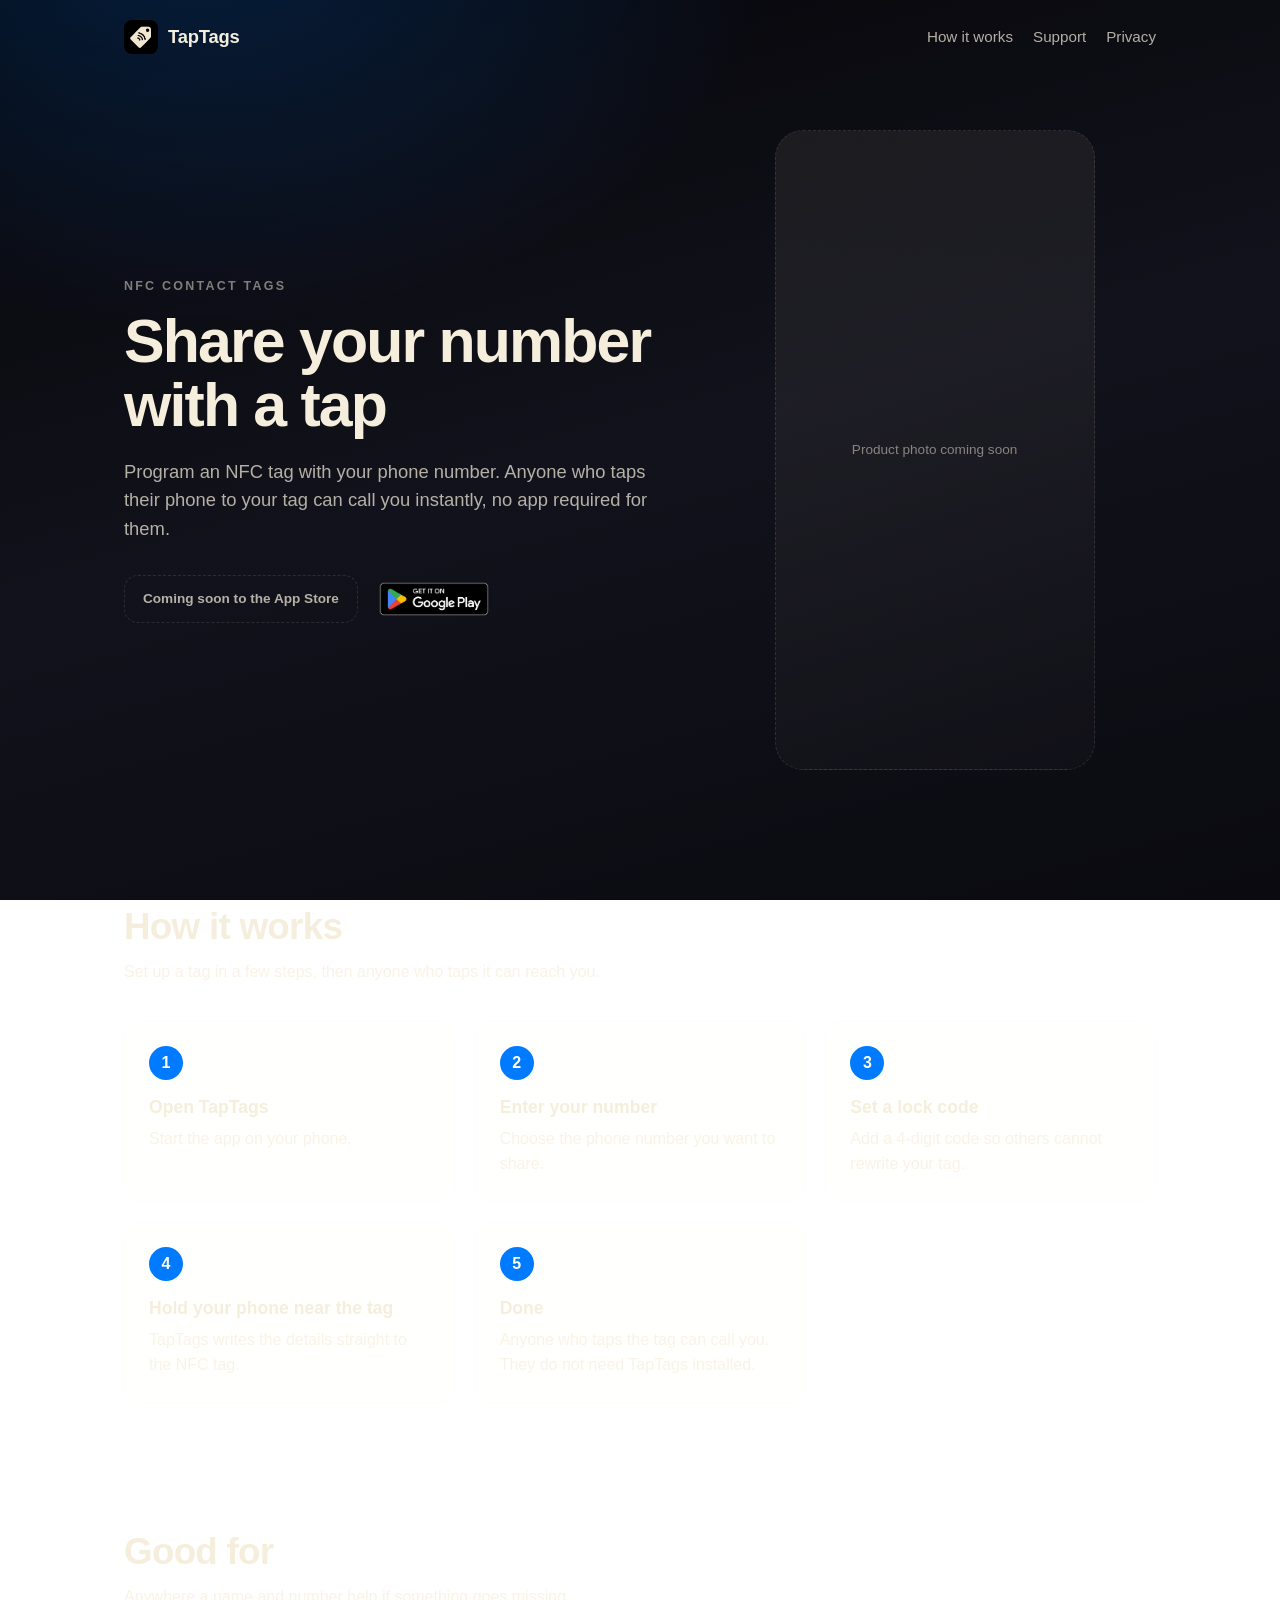
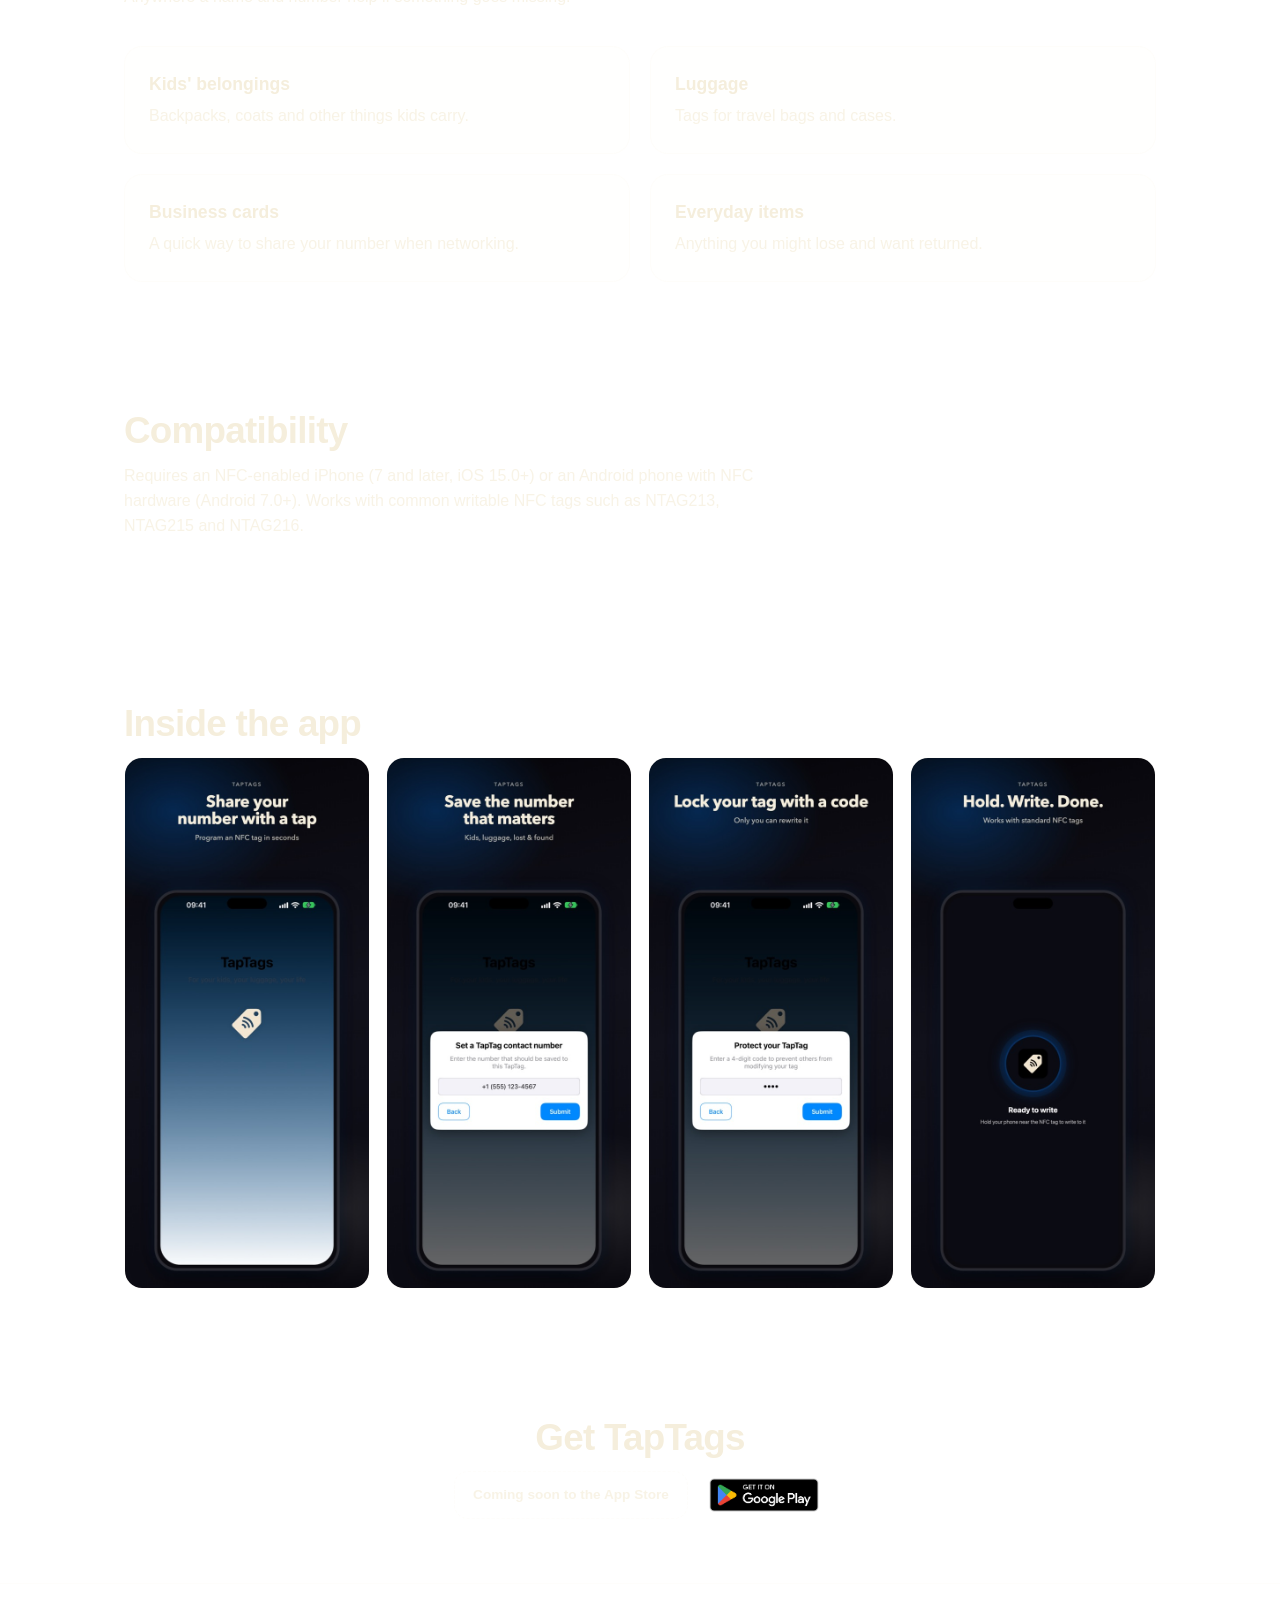
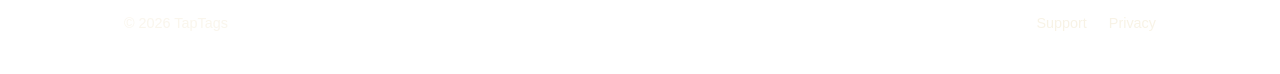
<file: index.html>
<!DOCTYPE html>
<html lang="en-GB">
<head>
<meta charset="UTF-8">
<meta name="viewport" content="width=device-width, initial-scale=1">
<title>TapTags - share your number with a tap</title>
<meta name="description" content="TapTags programs NFC tags with your phone number, so anyone who taps their phone to your tag can call you instantly.">
<link rel="icon" href="/assets/img/favicon-32.png" sizes="32x32">
<link rel="apple-touch-icon" href="/assets/img/apple-touch-icon.png">
<link rel="stylesheet" href="/assets/style.css">
<meta property="og:title" content="TapTags">
<meta property="og:description" content="Share your number with a tap. Program an NFC tag with your phone number, no app required for the person tapping it.">
<meta property="og:image" content="/assets/img/og-1024x500.jpg">
<meta property="og:type" content="website">
</head>
<body>
<header class="site-header">
  <div class="wrap">
    <a class="brand" href="/"><img src="/assets/img/icon-512.png" alt=""><span>TapTags</span></a>
    <nav class="nav">
      <a href="/#how"><span class="nav-full">How it works</span><span class="nav-short">How</span></a>
      <a href="/support">Support</a>
      <a href="/privacy">Privacy</a>
    </nav>
  </div>
</header>

<main>
  <section class="hero">
    <div class="wrap">
      <div class="hero-copy">
        <p class="eyebrow">NFC contact tags</p>
        <h1>Share your number with a tap</h1>
        <p class="lede">Program an NFC tag with your phone number. Anyone who taps their phone to your tag can call you instantly, no app required for them.</p>
        <div class="stores">
          <a class="store-btn" data-store="ios" href="/ios">
            <img class="badge-img" src="/assets/img/badges/app-store-badge.svg" alt="Download on the App Store">
          </a>
          <a class="store-btn secondary" data-store="android" href="/android">
            <img class="badge-img" src="/assets/img/badges/google-play-badge.png" alt="Get it on Google Play">
          </a>
        </div>
      </div>
      <div class="hero-shot">
        <!-- Product photo coming soon. Drop in assets/img/hero.webp (or
             hero.png) for desktop and assets/img/hero-mobile.webp (or
             hero-mobile.png) for mobile, matching this slot. -->
        <div class="hero-placeholder" aria-hidden="true">Product photo coming soon</div>
      </div>
    </div>
  </section>

  <section id="how">
    <div class="wrap">
      <h2>How it works</h2>
      <p class="section-lede">Set up a tag in a few steps, then anyone who taps it can reach you.</p>
      <ol class="steps">
        <li class="card">
          <h3>Open TapTags</h3>
          <p>Start the app on your phone.</p>
        </li>
        <li class="card">
          <h3>Enter your number</h3>
          <p>Choose the phone number you want to share.</p>
        </li>
        <li class="card">
          <h3>Set a lock code</h3>
          <p>Add a 4-digit code so others cannot rewrite your tag.</p>
        </li>
        <li class="card">
          <h3>Hold your phone near the tag</h3>
          <p>TapTags writes the details straight to the NFC tag.</p>
        </li>
        <li class="card">
          <h3>Done</h3>
          <p>Anyone who taps the tag can call you. They do not need TapTags installed.</p>
        </li>
      </ol>
    </div>
  </section>

  <section>
    <div class="wrap">
      <h2>Good for</h2>
      <p class="section-lede">Anywhere a name and number help if something goes missing.</p>
      <div class="features">
        <div class="card">
          <h3>Kids' belongings</h3>
          <p>Backpacks, coats and other things kids carry.</p>
        </div>
        <div class="card">
          <h3>Luggage</h3>
          <p>Tags for travel bags and cases.</p>
        </div>
        <div class="card">
          <h3>Business cards</h3>
          <p>A quick way to share your number when networking.</p>
        </div>
        <div class="card">
          <h3>Everyday items</h3>
          <p>Anything you might lose and want returned.</p>
        </div>
      </div>
    </div>
  </section>

  <section>
    <div class="wrap">
      <h2>Compatibility</h2>
      <p class="section-lede">Requires an NFC-enabled iPhone (7 and later, iOS 15.0+) or an Android phone with NFC hardware (Android 7.0+). Works with common writable NFC tags such as NTAG213, NTAG215 and NTAG216.</p>
    </div>
  </section>

  <section>
    <div class="wrap">
      <h2>Inside the app</h2>
      <div class="gallery">
        <img src="/assets/img/01-share-with-a-tap.jpg" alt="Share with a tap screen" loading="lazy">
        <img src="/assets/img/03-save-the-number.jpg" alt="Save the number screen" loading="lazy">
        <img src="/assets/img/04-lock-your-tag.jpg" alt="Lock your tag screen" loading="lazy">
        <img src="/assets/img/05-hold-write-done.jpg" alt="Hold, write, done screen" loading="lazy">
      </div>
    </div>
  </section>

  <section class="cta">
    <div class="wrap">
      <h2>Get TapTags</h2>
      <div class="stores">
        <a class="store-btn" data-store="ios" href="/ios">
          <img class="badge-img" src="/assets/img/badges/app-store-badge.svg" alt="Download on the App Store">
        </a>
        <a class="store-btn secondary" data-store="android" href="/android">
          <img class="badge-img" src="/assets/img/badges/google-play-badge.png" alt="Get it on Google Play">
        </a>
      </div>
    </div>
  </section>
</main>

<footer class="site-footer">
  <div class="wrap">
    <span>&copy; 2026 TapTags</span>
    <span>
      <a href="/support">Support</a>
      <a href="/privacy">Privacy</a>
    </span>
  </div>
</footer>
<script src="/assets/stores.js"></script>
<script src="/assets/store-buttons.js"></script>
</body>
</html>
</file>
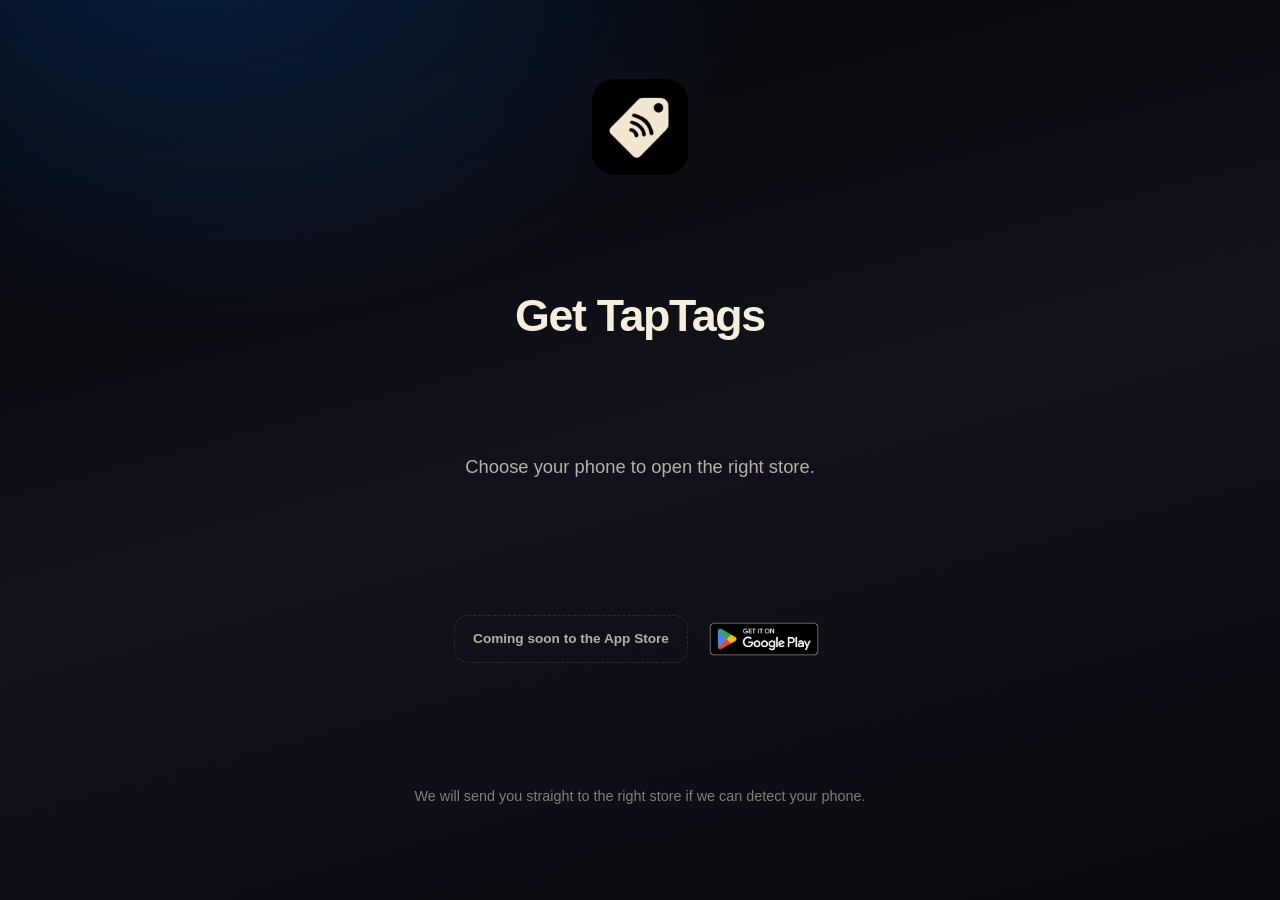
<file: get/index.html>
<!DOCTYPE html>
<html lang="en-GB">
<head>
<meta charset="UTF-8">
<meta name="viewport" content="width=device-width, initial-scale=1">
<title>Get TapTags</title>
<meta name="description" content="Get the TapTags app for your phone.">
<link rel="icon" href="/assets/img/favicon-32.png" sizes="32x32">
<link rel="apple-touch-icon" href="/assets/img/apple-touch-icon.png">
<link rel="stylesheet" href="/assets/style.css">
<script src="/assets/stores.js"></script>
</head>
<body>
<div class="get">
  <img class="icon" src="/assets/img/icon-512.png" alt="TapTags">
  <h1>Get TapTags</h1>
  <p class="lede">Choose your phone to open the right store.</p>
  <div class="stores">
    <a class="store-btn" id="ios-btn" data-store="ios" href="/ios">
      <img class="badge-img" src="/assets/img/badges/app-store-badge.svg" alt="Download on the App Store">
    </a>
    <a class="store-btn secondary" id="android-btn" data-store="android" href="/android">
      <img class="badge-img" src="/assets/img/badges/google-play-badge.png" alt="Get it on Google Play">
    </a>
  </div>
  <p class="note">We will send you straight to the right store if we can detect your phone.</p>
</div>

<script src="/assets/store-buttons.js"></script>
<script>
(function () {
  var ua = (navigator.userAgent || "") + (navigator.vendor || "");
  var isIOS = /iPad|iPhone|iPod/.test(ua) && !window.MSStream;
  var isAndroid = /Android/.test(ua);
  // Only redirect straight through when the platform has a real store link.
  // With STORE_LINKS.ios set to null, iPhone visitors stay on this page and
  // see the "Coming soon" state applied by store-buttons.js instead of
  // being sent towards a dummy App Store URL.
  if (isIOS && STORE_LINKS.ios) {
    window.location.replace("/ios");
  } else if (isAndroid && STORE_LINKS.android) {
    window.location.replace("/android");
  }
})();
</script>
<noscript>
  <p>Choose your store above to download TapTags.</p>
</noscript>
</body>
</html>
</file>
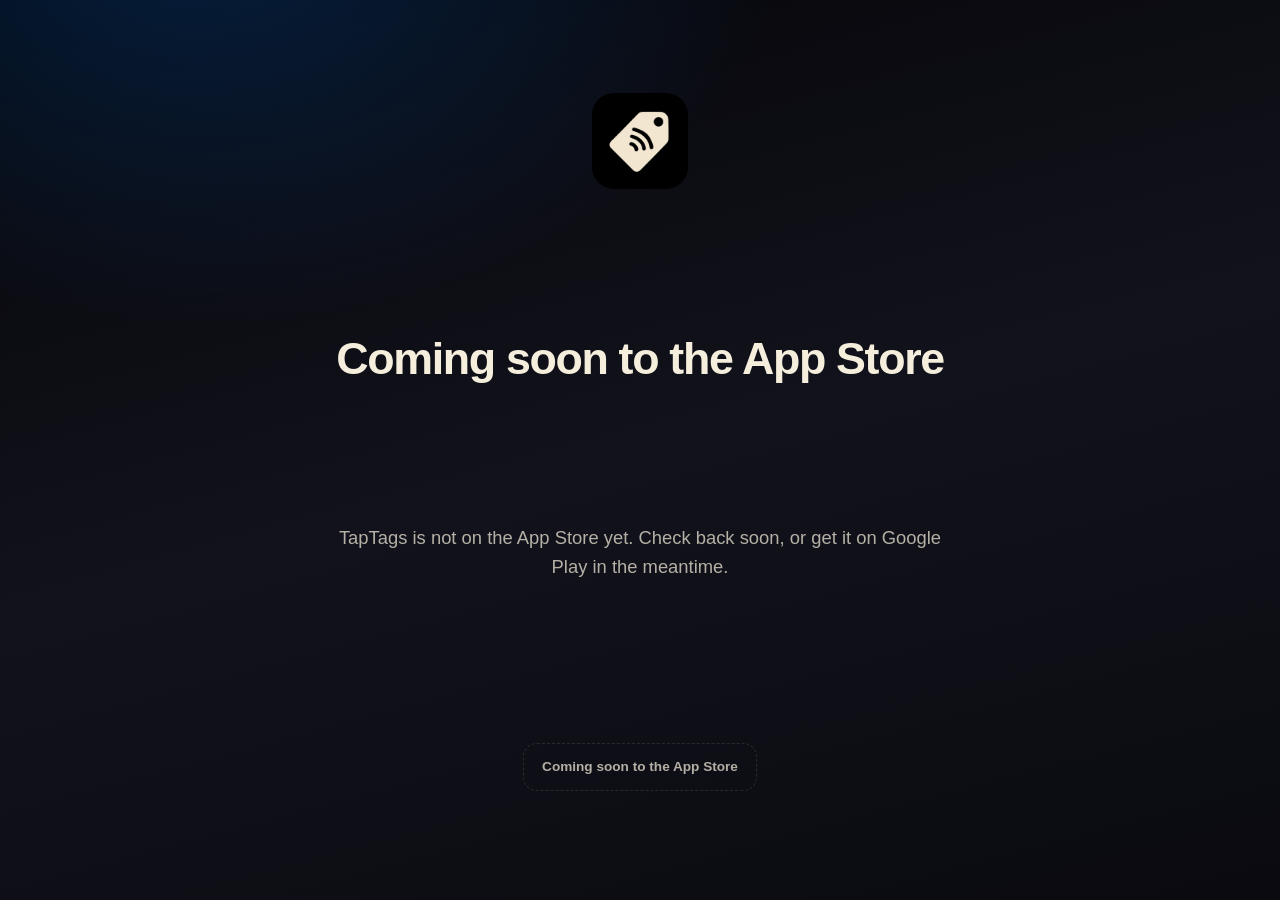
<file: ios/index.html>
<!DOCTYPE html>
<html lang="en-GB">
<head>
<meta charset="UTF-8">
<meta name="viewport" content="width=device-width, initial-scale=1">
<title>Opening the App Store</title>
<meta name="description" content="Redirecting to the TapTags App Store listing.">
<link rel="icon" href="/assets/img/favicon-32.png" sizes="32x32">
<link rel="apple-touch-icon" href="/assets/img/apple-touch-icon.png">
<link rel="stylesheet" href="/assets/style.css">
<script src="/assets/stores.js"></script>
<script>
  // Only insert the meta refresh when a real App Store URL exists. With
  // STORE_LINKS.ios set to null (no listing yet), this page stays put and
  // shows the "Coming soon" message below instead of redirecting.
  if (STORE_LINKS.ios) {
    document.write('<meta http-equiv="refresh" content="0;url=' + STORE_LINKS.ios + '">');
  }
</script>
</head>
<body>
<div class="get">
  <img class="icon" src="/assets/img/icon-512.png" alt="TapTags">
  <h1 id="ios-heading">Opening the App Store</h1>
  <p class="lede" id="ios-lede">Taking you to TapTags on the App Store.</p>
  <p class="stores">
    <a class="store-btn" id="ios-link" data-store="ios" href="#">Tap here if you are not redirected</a>
  </p>
</div>
<script src="/assets/store-buttons.js"></script>
<script>
  if (STORE_LINKS.ios) {
    document.getElementById("ios-link").href = STORE_LINKS.ios;
  } else {
    document.getElementById("ios-heading").textContent = "Coming soon to the App Store";
    document.getElementById("ios-lede").textContent = "TapTags is not on the App Store yet. Check back soon, or get it on Google Play in the meantime.";
  }
</script>
<noscript>
  <!-- TapTags is not on the App Store yet (STORE_LINKS.ios is null). Do not
       add a link here until a real App Store URL exists in assets/stores.js. -->
  <p>TapTags is not on the App Store yet. Check back soon.</p>
</noscript>
</body>
</html>
</file>
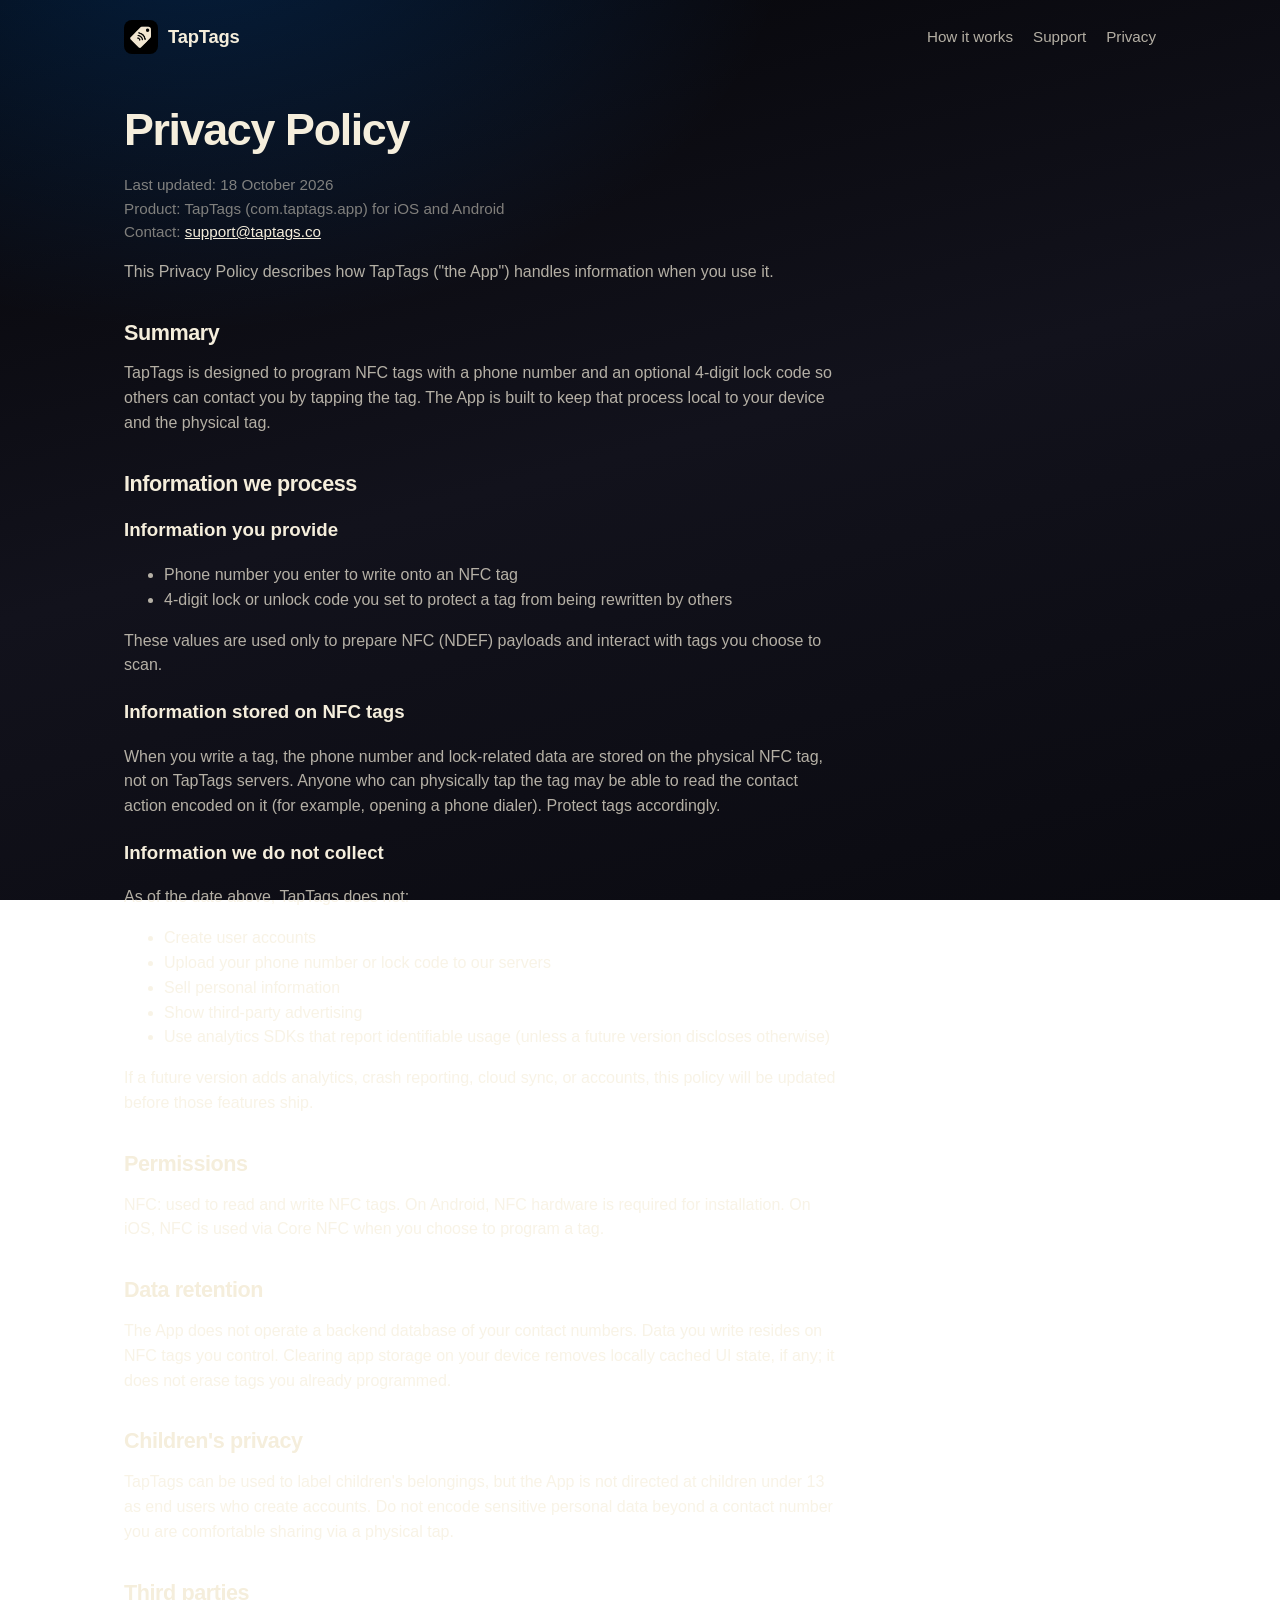
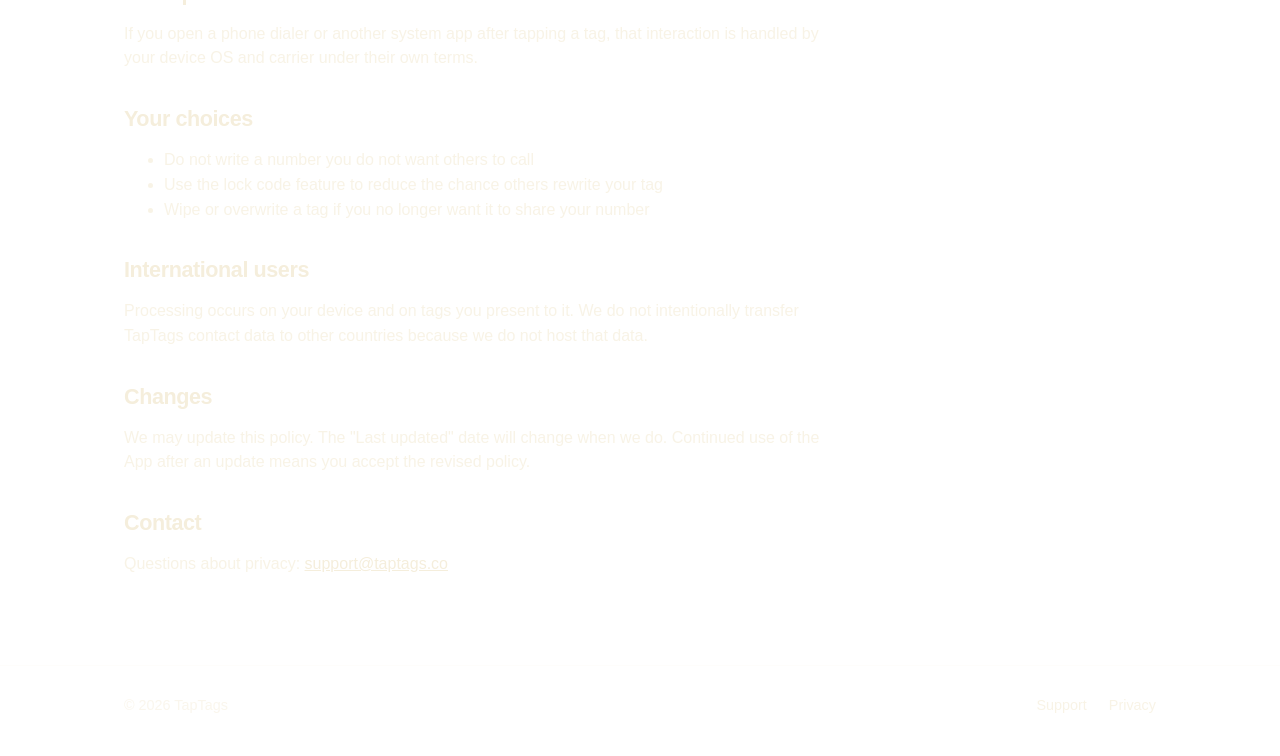
<file: privacy/index.html>
<!DOCTYPE html>
<html lang="en-GB">
<head>
<meta charset="UTF-8">
<meta name="viewport" content="width=device-width, initial-scale=1">
<title>Privacy Policy - TapTags</title>
<meta name="description" content="TapTags privacy policy.">
<link rel="icon" href="/assets/img/favicon-32.png" sizes="32x32">
<link rel="apple-touch-icon" href="/assets/img/apple-touch-icon.png">
<link rel="stylesheet" href="/assets/style.css">
</head>
<body>
<header class="site-header">
  <div class="wrap">
    <a class="brand" href="/"><img src="/assets/img/icon-512.png" alt=""><span>TapTags</span></a>
    <nav class="nav">
      <a href="/#how"><span class="nav-full">How it works</span><span class="nav-short">How</span></a>
      <a href="/support">Support</a>
      <a href="/privacy">Privacy</a>
    </nav>
  </div>
</header>

<main class="wrap">
  <article class="prose">
    <h1>Privacy Policy</h1>
    <p class="meta">Last updated: 18 October 2026<br>Product: TapTags (com.taptags.app) for iOS and Android<br>Contact: <a href="mailto:support@taptags.co">support@taptags.co</a></p>

    <p>This Privacy Policy describes how TapTags ("the App") handles information when you use it.</p>

    <h2>Summary</h2>
    <p>TapTags is designed to program NFC tags with a phone number and an optional 4-digit lock code so others can contact you by tapping the tag. The App is built to keep that process local to your device and the physical tag.</p>

    <h2>Information we process</h2>
    <h3>Information you provide</h3>
    <ul>
      <li>Phone number you enter to write onto an NFC tag</li>
      <li>4-digit lock or unlock code you set to protect a tag from being rewritten by others</li>
    </ul>
    <p>These values are used only to prepare NFC (NDEF) payloads and interact with tags you choose to scan.</p>

    <h3>Information stored on NFC tags</h3>
    <p>When you write a tag, the phone number and lock-related data are stored on the physical NFC tag, not on TapTags servers. Anyone who can physically tap the tag may be able to read the contact action encoded on it (for example, opening a phone dialer). Protect tags accordingly.</p>

    <h3>Information we do not collect</h3>
    <p>As of the date above, TapTags does not:</p>
    <ul>
      <li>Create user accounts</li>
      <li>Upload your phone number or lock code to our servers</li>
      <li>Sell personal information</li>
      <li>Show third-party advertising</li>
      <li>Use analytics SDKs that report identifiable usage (unless a future version discloses otherwise)</li>
    </ul>
    <p>If a future version adds analytics, crash reporting, cloud sync, or accounts, this policy will be updated before those features ship.</p>

    <h2>Permissions</h2>
    <p>NFC: used to read and write NFC tags. On Android, NFC hardware is required for installation. On iOS, NFC is used via Core NFC when you choose to program a tag.</p>

    <h2>Data retention</h2>
    <p>The App does not operate a backend database of your contact numbers. Data you write resides on NFC tags you control. Clearing app storage on your device removes locally cached UI state, if any; it does not erase tags you already programmed.</p>

    <h2>Children's privacy</h2>
    <p>TapTags can be used to label children's belongings, but the App is not directed at children under 13 as end users who create accounts. Do not encode sensitive personal data beyond a contact number you are comfortable sharing via a physical tap.</p>

    <h2>Third parties</h2>
    <p>If you open a phone dialer or another system app after tapping a tag, that interaction is handled by your device OS and carrier under their own terms.</p>

    <h2>Your choices</h2>
    <ul>
      <li>Do not write a number you do not want others to call</li>
      <li>Use the lock code feature to reduce the chance others rewrite your tag</li>
      <li>Wipe or overwrite a tag if you no longer want it to share your number</li>
    </ul>

    <h2>International users</h2>
    <p>Processing occurs on your device and on tags you present to it. We do not intentionally transfer TapTags contact data to other countries because we do not host that data.</p>

    <h2>Changes</h2>
    <p>We may update this policy. The "Last updated" date will change when we do. Continued use of the App after an update means you accept the revised policy.</p>

    <h2>Contact</h2>
    <p>Questions about privacy: <a href="mailto:support@taptags.co">support@taptags.co</a></p>
  </article>
</main>

<footer class="site-footer">
  <div class="wrap">
    <span>&copy; 2026 TapTags</span>
    <span>
      <a href="/support">Support</a>
      <a href="/privacy">Privacy</a>
    </span>
  </div>
</footer>
</body>
</html>
</file>
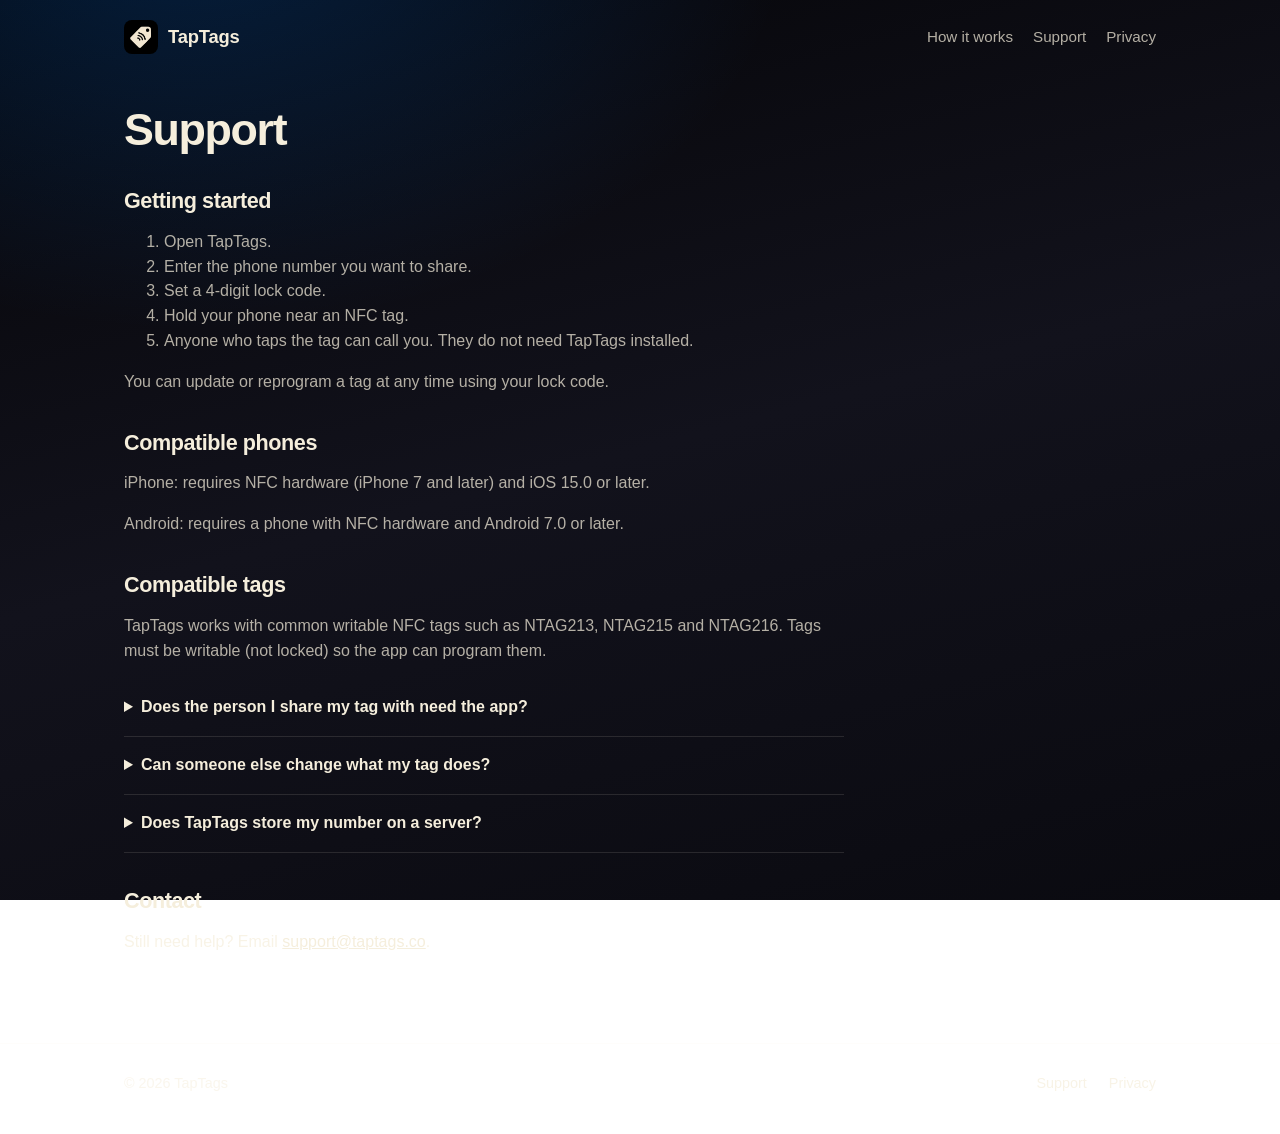
<file: support/index.html>
<!DOCTYPE html>
<html lang="en-GB">
<head>
<meta charset="UTF-8">
<meta name="viewport" content="width=device-width, initial-scale=1">
<title>Support - TapTags</title>
<meta name="description" content="Getting started with TapTags, compatibility and contact details.">
<link rel="icon" href="/assets/img/favicon-32.png" sizes="32x32">
<link rel="apple-touch-icon" href="/assets/img/apple-touch-icon.png">
<link rel="stylesheet" href="/assets/style.css">
</head>
<body>
<header class="site-header">
  <div class="wrap">
    <a class="brand" href="/"><img src="/assets/img/icon-512.png" alt=""><span>TapTags</span></a>
    <nav class="nav">
      <a href="/#how"><span class="nav-full">How it works</span><span class="nav-short">How</span></a>
      <a href="/support">Support</a>
      <a href="/privacy">Privacy</a>
    </nav>
  </div>
</header>

<main class="wrap">
  <article class="prose">
    <h1>Support</h1>

    <h2>Getting started</h2>
    <ol>
      <li>Open TapTags.</li>
      <li>Enter the phone number you want to share.</li>
      <li>Set a 4-digit lock code.</li>
      <li>Hold your phone near an NFC tag.</li>
      <li>Anyone who taps the tag can call you. They do not need TapTags installed.</li>
    </ol>
    <p>You can update or reprogram a tag at any time using your lock code.</p>

    <h2>Compatible phones</h2>
    <p>iPhone: requires NFC hardware (iPhone 7 and later) and iOS 15.0 or later.</p>
    <p>Android: requires a phone with NFC hardware and Android 7.0 or later.</p>

    <h2>Compatible tags</h2>
    <p>TapTags works with common writable NFC tags such as NTAG213, NTAG215 and NTAG216. Tags must be writable (not locked) so the app can program them.</p>

    <div class="faq">
      <details>
        <summary>Does the person I share my tag with need the app?</summary>
        <p>No. Tapping a programmed tag opens the phone dialer with your number. The person tapping it does not need TapTags installed.</p>
      </details>
      <details>
        <summary>Can someone else change what my tag does?</summary>
        <p>Setting a 4-digit lock code when you program the tag reduces the chance that someone else can rewrite it. You can wipe or overwrite your own tag at any time using your code.</p>
      </details>
      <details>
        <summary>Does TapTags store my number on a server?</summary>
        <p>No. Your phone number and lock code are written to the physical NFC tag, not uploaded to a server. See the <a href="/privacy">privacy policy</a> for details.</p>
      </details>
    </div>

    <h2>Contact</h2>
    <p>Still need help? Email <a href="mailto:support@taptags.co">support@taptags.co</a>.</p>
  </article>
</main>

<footer class="site-footer">
  <div class="wrap">
    <span>&copy; 2026 TapTags</span>
    <span>
      <a href="/support">Support</a>
      <a href="/privacy">Privacy</a>
    </span>
  </div>
</footer>
</body>
</html>
</file>
<file: assets/style.css>
:root {
  --bg: #050508;
  --bg-2: #12121c;
  --cream: #f5eedc;
  --cream-dim: rgba(245, 238, 220, 0.72);
  --cream-faint: rgba(245, 238, 220, 0.5);
  --blue: #007aff;
  --line: rgba(245, 238, 220, 0.12);
  --radius: 18px;
  --max: 1080px;
}

* { box-sizing: border-box; }

html { -webkit-text-size-adjust: 100%; }

body {
  margin: 0;
  min-height: 100vh;
  font-family: "Avenir Next", -apple-system, BlinkMacSystemFont, "SF Pro Text", "Segoe UI", Roboto, "Helvetica Neue", Arial, sans-serif;
  color: var(--cream);
  background:
    radial-gradient(1000px 700px at 15% -10%, rgba(0, 122, 255, 0.22), transparent 60%),
    linear-gradient(165deg, var(--bg) 0%, var(--bg-2) 50%, #0a0a10 100%);
  background-attachment: fixed;
  line-height: 1.55;
}

a { color: var(--cream); }
img { max-width: 100%; display: block; }

.wrap { width: 100%; max-width: var(--max); margin: 0 auto; padding: 0 24px; }

/* Header */
.site-header { padding: 20px 0; }
.site-header .wrap { display: flex; align-items: center; justify-content: space-between; gap: 16px; }
.brand { display: flex; align-items: center; gap: 10px; text-decoration: none; font-weight: 700; font-size: 1.15rem; letter-spacing: -0.01em; }
.brand img { width: 34px; height: 34px; border-radius: 8px; }
.nav { display: flex; gap: 20px; font-size: 0.95rem; }
.nav a { text-decoration: none; color: var(--cream-dim); }
.nav a:hover { color: var(--cream); }
.nav-short { display: none; }

/* Hero */
.hero { padding: 56px 0 72px; }
.hero .wrap { display: grid; grid-template-columns: 1.1fr 0.9fr; gap: 48px; align-items: center; }
.eyebrow { text-transform: uppercase; letter-spacing: 0.18em; font-size: 0.78rem; font-weight: 600; color: var(--cream-faint); margin: 0 0 14px; }
h1 { font-size: clamp(2.3rem, 5.5vw, 3.8rem); line-height: 1.05; letter-spacing: -0.03em; margin: 0 0 20px; }
.lede { font-size: 1.15rem; color: var(--cream-dim); margin: 0 0 32px; max-width: 34em; }

/* Hero image slot: a designed product photo is being made separately.
   Drop it in as assets/img/hero.webp (or hero.png) for this slot and
   assets/img/hero-mobile.webp (or hero-mobile.png) for the mobile crop,
   then swap this CSS placeholder for a <picture>/<img>. Until then this
   stays a neutral CSS-only placeholder, not a fake product image. */
.hero-shot { display: flex; justify-content: center; }
.hero-placeholder {
  width: 100%; max-width: 320px; aspect-ratio: 380 / 760;
  margin: 0 auto; border-radius: 28px;
  border: 1px dashed var(--line);
  background: linear-gradient(160deg, rgba(245, 238, 220, 0.07), rgba(245, 238, 220, 0.02));
  display: flex; align-items: center; justify-content: center;
  padding: 24px; text-align: center;
  color: var(--cream-faint); font-size: 0.85rem; line-height: 1.4;
}

/* Store buttons */
.stores { display: flex; flex-wrap: wrap; gap: 14px; align-items: center; }
.store-btn {
  display: inline-flex; align-items: center;
  text-decoration: none; border-radius: 14px;
  transition: transform 0.15s ease, box-shadow 0.15s ease;
}
.store-btn:hover { transform: translateY(-1px); box-shadow: 0 8px 24px rgba(0, 0, 0, 0.4); }
.store-btn .badge-img { height: 48px; width: auto; display: block; }
.store-btn.coming-soon { pointer-events: none; }
.store-btn.coming-soon:hover { transform: none; box-shadow: none; }
.coming-soon-label {
  display: inline-flex; align-items: center; justify-content: center;
  min-width: 190px; height: 48px; padding: 0 18px;
  border-radius: 14px; border: 1px dashed var(--line);
  color: var(--cream-dim); font-weight: 600; font-size: 0.85rem;
  text-align: center; line-height: 1.2;
}

/* Sections */
section { padding: 64px 0; }
h2 { font-size: clamp(1.6rem, 3.5vw, 2.3rem); letter-spacing: -0.02em; line-height: 1.15; margin: 0 0 12px; }
.section-lede { color: var(--cream-dim); margin: 0 0 36px; max-width: 40em; }

.steps { display: grid; grid-template-columns: repeat(3, 1fr); gap: 20px; counter-reset: step; padding: 0; margin: 0; list-style: none; }
.card {
  background: rgba(245, 238, 220, 0.04);
  border: 1px solid var(--line);
  border-radius: var(--radius);
  padding: 24px;
}
.steps .card::before {
  counter-increment: step; content: counter(step);
  display: inline-grid; place-items: center;
  width: 34px; height: 34px; border-radius: 50%;
  background: var(--blue); color: #fff; font-weight: 700; margin-bottom: 14px;
}
.card h3 { margin: 0 0 6px; font-size: 1.1rem; }
.card p { margin: 0; color: var(--cream-dim); }

.features { display: grid; grid-template-columns: repeat(2, 1fr); gap: 20px; }

.gallery { display: grid; grid-template-columns: repeat(4, 1fr); gap: 16px; }
.gallery img { border-radius: 18px; border: 1px solid var(--line); }

.cta { text-align: center; }
.cta .stores { justify-content: center; }

/* Prose pages */
.prose { max-width: 720px; padding: 32px 0 72px; }
.prose h1 { font-size: clamp(2rem, 4.5vw, 2.8rem); }
.prose h2 { font-size: 1.35rem; margin: 36px 0 8px; }
.prose p, .prose li { color: var(--cream-dim); }
.prose .meta { color: var(--cream-faint); font-size: 0.95rem; }
.faq details { border-bottom: 1px solid var(--line); padding: 16px 0; }
.faq summary { cursor: pointer; font-weight: 600; color: var(--cream); }
.faq details p { margin: 10px 0 0; }

/* Tag landing page */
.get { min-height: 100vh; display: grid; place-items: center; text-align: center; padding: 32px 24px; }
.get .icon { width: 96px; height: 96px; border-radius: 22px; margin: 0 auto 24px; }
.get h1 { font-size: clamp(2rem, 7vw, 2.8rem); }
.get .stores { justify-content: center; margin-top: 8px; }
.get .note { color: var(--cream-faint); font-size: 0.9rem; margin-top: 28px; }

/* Footer */
.site-footer { border-top: 1px solid var(--line); padding: 28px 0 40px; color: var(--cream-faint); font-size: 0.9rem; }
.site-footer .wrap { display: flex; flex-wrap: wrap; justify-content: space-between; gap: 12px; }
.site-footer a { color: var(--cream-dim); text-decoration: none; margin-left: 18px; }
.site-footer a:first-child { margin-left: 0; }

@media (max-width: 820px) {
  .hero { padding: 24px 0 48px; }
  .hero .wrap { grid-template-columns: 1fr; }
  .hero-placeholder { max-width: 220px; aspect-ratio: 380 / 760; font-size: 0.8rem; }
  .steps, .features { grid-template-columns: 1fr; }
  .gallery { grid-template-columns: repeat(2, 1fr); }
  .nav { gap: 14px; }
  .store-btn { flex: 1 1 200px; justify-content: center; }
}

@media (max-width: 420px) {
  .wrap { padding: 0 16px; }
  .site-header { padding: 14px 0; }
  .brand { font-size: 1rem; gap: 8px; }
  .brand img { width: 28px; height: 28px; }
  .nav { gap: 10px; font-size: 0.82rem; }
  .nav-full { display: none; }
  .nav-short { display: inline; }
  .store-btn .badge-img { height: 42px; }
  .coming-soon-label { min-width: 0; font-size: 0.78rem; padding: 0 12px; }
}

@media (prefers-reduced-motion: reduce) {
  .store-btn { transition: none; }
}
</file>
